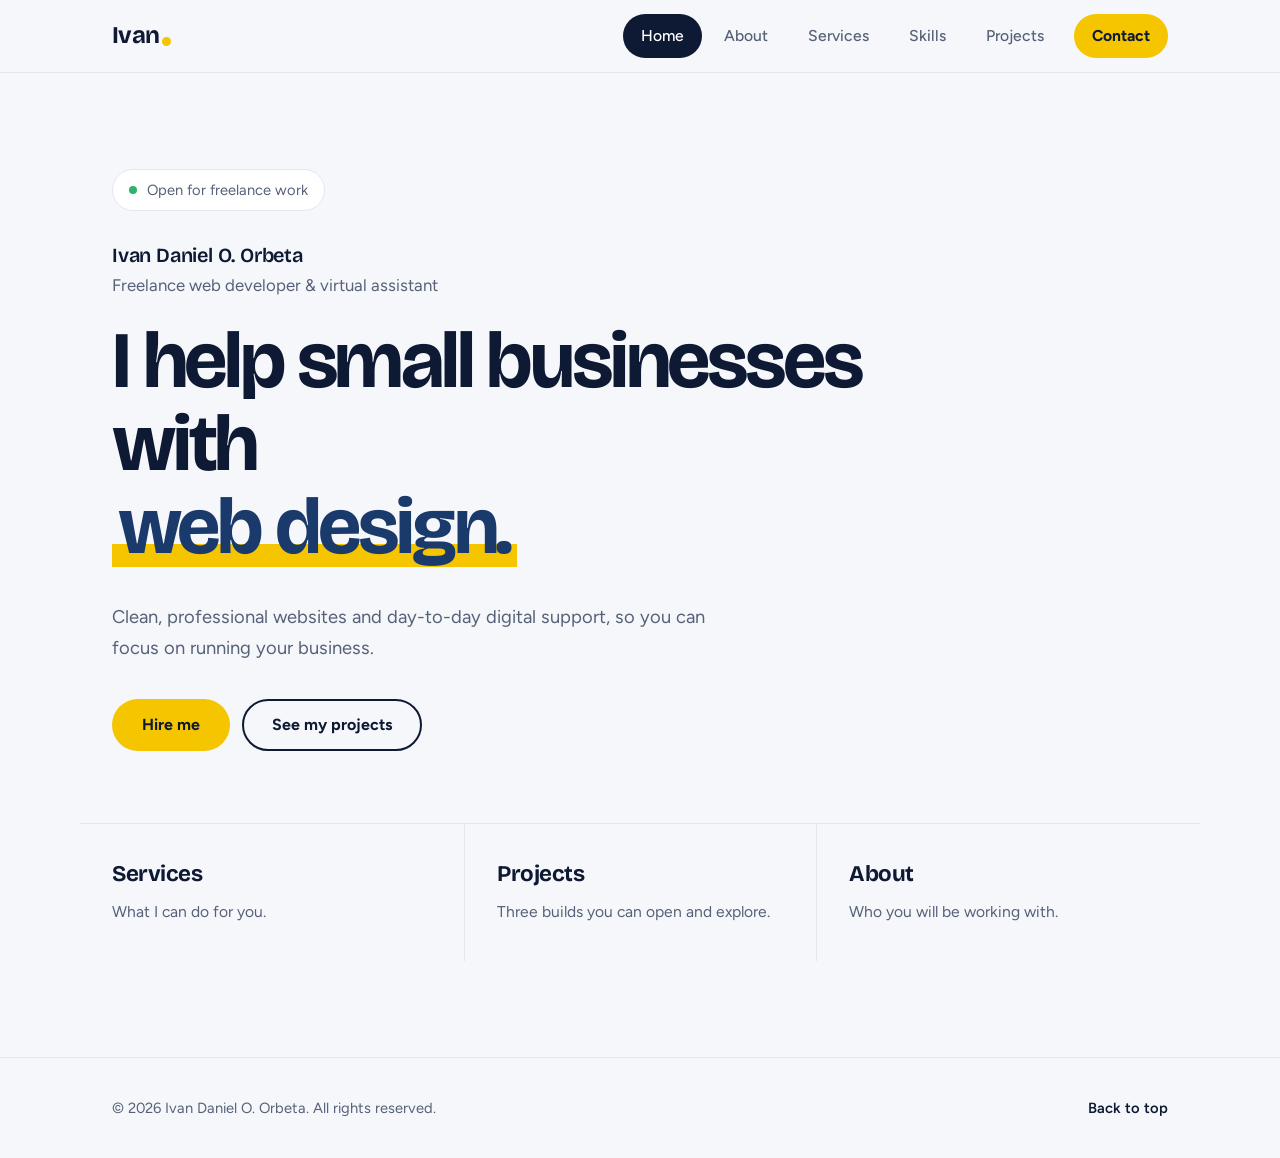
<file: index.html>
<!DOCTYPE html>
<html lang="en">
<head>
  <meta charset="UTF-8" />
  <meta name="viewport" content="width=device-width, initial-scale=1.0" />
  <meta name="theme-color" content="#f6f7fb" />
  <title>Ivan Daniel Orbeta | Home</title>
  <link rel="preconnect" href="https://fonts.googleapis.com" />
  <link rel="preconnect" href="https://fonts.gstatic.com" crossorigin />
  <link href="https://fonts.googleapis.com/css2?family=Bricolage+Grotesque:opsz,wght@12..96,500..800&family=Figtree:wght@400;500;600;700&display=swap" rel="stylesheet" />
  <link rel="stylesheet" href="Css/global.css" />
  <link rel="stylesheet" href="Css/nav.css" />
  <link rel="stylesheet" href="Css/index.css" />
  <link rel="stylesheet" href="Css/footer.css" />
</head>
<body id="top">

  <header class="site-nav">
    <div class="wrap nav-inner">
      <a class="logo" href="index.html" aria-label="Ivan, home">Ivan</a>
      <button class="nav-toggle" aria-expanded="false" aria-controls="nav-links" aria-label="Open menu"><span></span></button>
      <nav aria-label="Main">
      <ul id="nav-links" class="nav-links">
        <li><a href="index.html" class="active" aria-current="page">Home</a></li>
        <li><a href="about.html">About</a></li>
        <li><a href="services.html">Services</a></li>
        <li><a href="skills.html">Skills</a></li>
        <li><a href="projects.html">Projects</a></li>
        <li class="nav-cta"><a href="contact.html">Contact</a></li>
      </ul>
      </nav>
    </div>
  </header>

  <main>
    <section class="wrap hero">
      <p class="status"><i></i>Open for freelance work</p>
      <p class="hero-name">Ivan Daniel O. Orbeta</p>
      <p class="hero-role">Freelance web developer &amp; virtual assistant</p>
      <h1>
        I help small businesses with
        <span class="rotator" id="rotator" aria-hidden="true"><span class="rotator-word">web design.</span></span>
        <span class="sr-only">web design, video editing, Canva graphics, data entry, and virtual assistance.</span>
      </h1>
      <p class="hero-lede">Clean, professional websites and day-to-day digital support, so you can focus on running your business.</p>
      <div class="btn-row">
        <a class="btn btn-primary" href="contact.html">Hire me</a>
        <a class="btn btn-ghost" href="projects.html">See my projects</a>
      </div>
    </section>

    <nav class="wrap quick" aria-label="Quick links">
      <a href="services.html"><h2>Services</h2><p>What I can do for you.</p></a>
      <a href="projects.html"><h2>Projects</h2><p>Three builds you can open and explore.</p></a>
      <a href="about.html"><h2>About</h2><p>Who you will be working with.</p></a>
    </nav>
  </main>

  <footer class="site-footer">
    <div class="wrap footer-inner">
      <span>&copy; 2026 Ivan Daniel O. Orbeta. All rights reserved.</span>
      <a href="#top">Back to top</a>
    </div>
  </footer>

  <script src="js/nav.js"></script>
  <script src="js/home.js"></script>
</body>
</html>
</file>
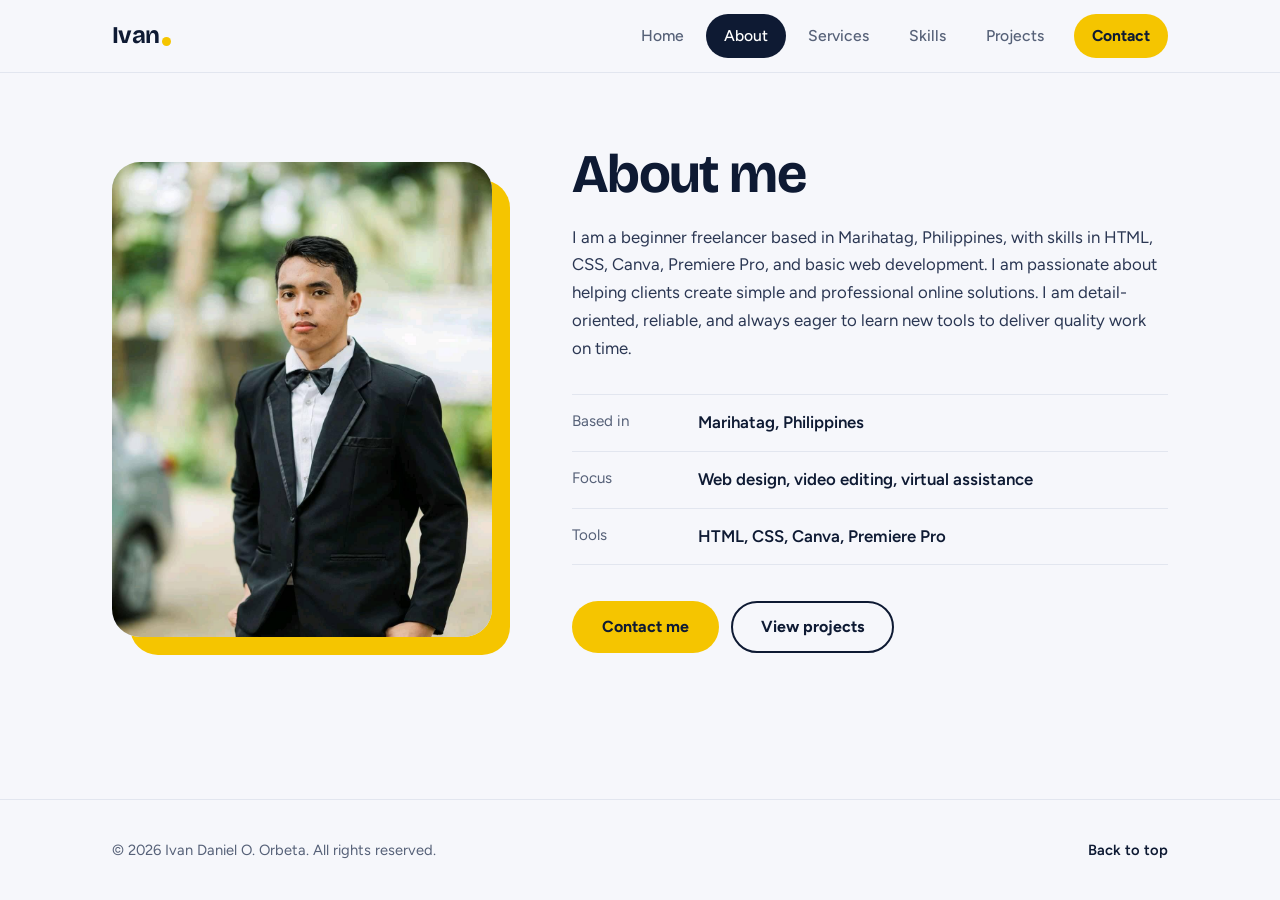
<file: about.html>
<!DOCTYPE html>
<html lang="en">
<head>
  <meta charset="UTF-8" />
  <meta name="viewport" content="width=device-width, initial-scale=1.0" />
  <meta name="theme-color" content="#f6f7fb" />
  <title>Ivan Daniel Orbeta | About</title>
  <link rel="preconnect" href="https://fonts.googleapis.com" />
  <link rel="preconnect" href="https://fonts.gstatic.com" crossorigin />
  <link href="https://fonts.googleapis.com/css2?family=Bricolage+Grotesque:opsz,wght@12..96,500..800&family=Figtree:wght@400;500;600;700&display=swap" rel="stylesheet" />
  <link rel="stylesheet" href="Css/global.css" />
  <link rel="stylesheet" href="Css/nav.css" />
  <link rel="stylesheet" href="Css/about.css" />
  <link rel="stylesheet" href="Css/footer.css" />
</head>
<body id="top">

  <header class="site-nav">
    <div class="wrap nav-inner">
      <a class="logo" href="index.html" aria-label="Ivan, home">Ivan</a>
      <button class="nav-toggle" aria-expanded="false" aria-controls="nav-links" aria-label="Open menu"><span></span></button>
      <nav aria-label="Main">
      <ul id="nav-links" class="nav-links">
        <li><a href="index.html">Home</a></li>
        <li><a href="about.html" class="active" aria-current="page">About</a></li>
        <li><a href="services.html">Services</a></li>
        <li><a href="skills.html">Skills</a></li>
        <li><a href="projects.html">Projects</a></li>
        <li class="nav-cta"><a href="contact.html">Contact</a></li>
      </ul>
      </nav>
    </div>
  </header>

  <main>
    <section class="wrap about">
      <div class="about-grid">
        <div class="portrait">
          <img src="pic.jpg" alt="Portrait of Ivan Daniel Orbeta in a black suit and bow tie" />
        </div>
        <div class="about-text">
          <h1 class="page-title">About me</h1>
          <p>
            I am a beginner freelancer based in Marihatag, Philippines, with skills in
            HTML, CSS, Canva, Premiere Pro, and basic web development. I am passionate
            about helping clients create simple and professional online solutions.
            I am detail-oriented, reliable, and always eager to learn new tools to
            deliver quality work on time.
          </p>
          <dl class="facts">
            <div><dt>Based in</dt><dd>Marihatag, Philippines</dd></div>
            <div><dt>Focus</dt><dd>Web design, video editing, virtual assistance</dd></div>
            <div><dt>Tools</dt><dd>HTML, CSS, Canva, Premiere Pro</dd></div>
          </dl>
          <div class="btn-row">
            <a class="btn btn-primary" href="contact.html">Contact me</a>
            <a class="btn btn-ghost" href="projects.html">View projects</a>
          </div>
        </div>
      </div>
    </section>
  </main>

  <footer class="site-footer">
    <div class="wrap footer-inner">
      <span>&copy; 2026 Ivan Daniel O. Orbeta. All rights reserved.</span>
      <a href="#top">Back to top</a>
    </div>
  </footer>

  <script src="js/nav.js"></script>
</body>
</html>
</file>
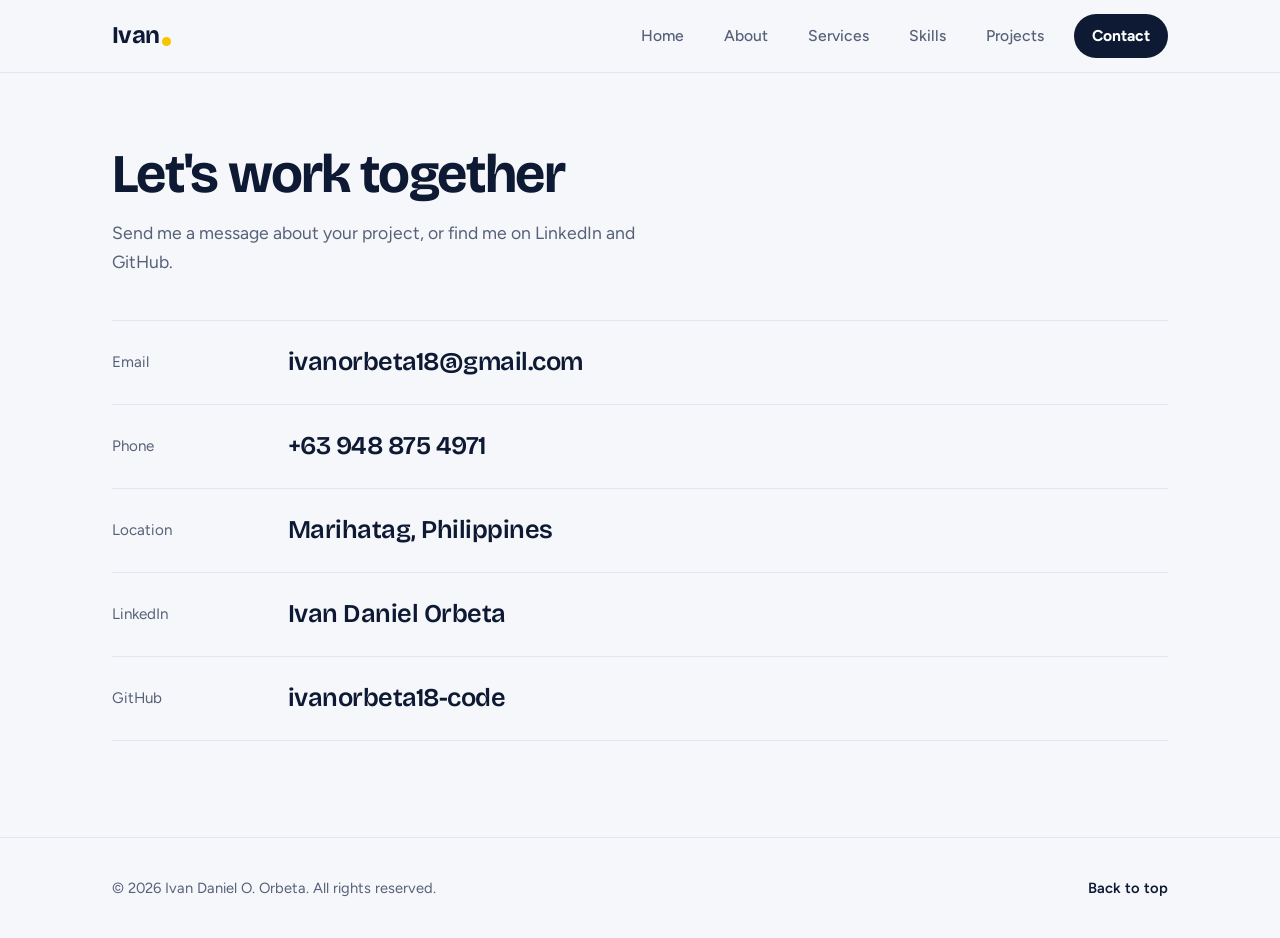
<file: contact.html>
<!DOCTYPE html>
<html lang="en">
<head>
  <meta charset="UTF-8" />
  <meta name="viewport" content="width=device-width, initial-scale=1.0" />
  <meta name="theme-color" content="#f6f7fb" />
  <title>Ivan Daniel Orbeta | Contact</title>
  <link rel="preconnect" href="https://fonts.googleapis.com" />
  <link rel="preconnect" href="https://fonts.gstatic.com" crossorigin />
  <link href="https://fonts.googleapis.com/css2?family=Bricolage+Grotesque:opsz,wght@12..96,500..800&family=Figtree:wght@400;500;600;700&display=swap" rel="stylesheet" />
  <link rel="stylesheet" href="Css/global.css" />
  <link rel="stylesheet" href="Css/nav.css" />
  <link rel="stylesheet" href="Css/contact.css" />
  <link rel="stylesheet" href="Css/footer.css" />
</head>
<body id="top">

  <header class="site-nav">
    <div class="wrap nav-inner">
      <a class="logo" href="index.html" aria-label="Ivan, home">Ivan</a>
      <button class="nav-toggle" aria-expanded="false" aria-controls="nav-links" aria-label="Open menu"><span></span></button>
      <nav aria-label="Main">
      <ul id="nav-links" class="nav-links">
        <li><a href="index.html">Home</a></li>
        <li><a href="about.html">About</a></li>
        <li><a href="services.html">Services</a></li>
        <li><a href="skills.html">Skills</a></li>
        <li><a href="projects.html">Projects</a></li>
        <li class="nav-cta"><a href="contact.html" class="active" aria-current="page">Contact</a></li>
      </ul>
      </nav>
    </div>
  </header>

  <main>
    <div class="wrap section">
      <div class="page-head">
        <h1 class="page-title">Let's work together</h1>
        <p class="page-lede">Send me a message about your project, or find me on LinkedIn and GitHub.</p>
      </div>
      <ul class="contact-list">
        <li><a class="contact-row" href="mailto:ivanorbeta18@gmail.com"><span class="label">Email</span><span class="value">ivanorbeta18@gmail.com</span></a></li>
        <li><a class="contact-row" href="tel:+639488754971"><span class="label">Phone</span><span class="value">+63 948 875 4971</span></a></li>
        <li><div class="contact-row"><span class="label">Location</span><span class="value">Marihatag, Philippines</span></div></li>
        <li><a class="contact-row" href="https://www.linkedin.com/in/ivan-daniel-orbeta/" target="_blank" rel="noopener"><span class="label">LinkedIn</span><span class="value">Ivan Daniel Orbeta</span></a></li>
        <li><a class="contact-row" href="https://github.com/ivanorbeta18-code" target="_blank" rel="noopener"><span class="label">GitHub</span><span class="value">ivanorbeta18-code</span></a></li>
      </ul>
    </div>
  </main>

  <footer class="site-footer">
    <div class="wrap footer-inner">
      <span>&copy; 2026 Ivan Daniel O. Orbeta. All rights reserved.</span>
      <a href="#top">Back to top</a>
    </div>
  </footer>

  <script src="js/nav.js"></script>
</body>
</html>
</file>
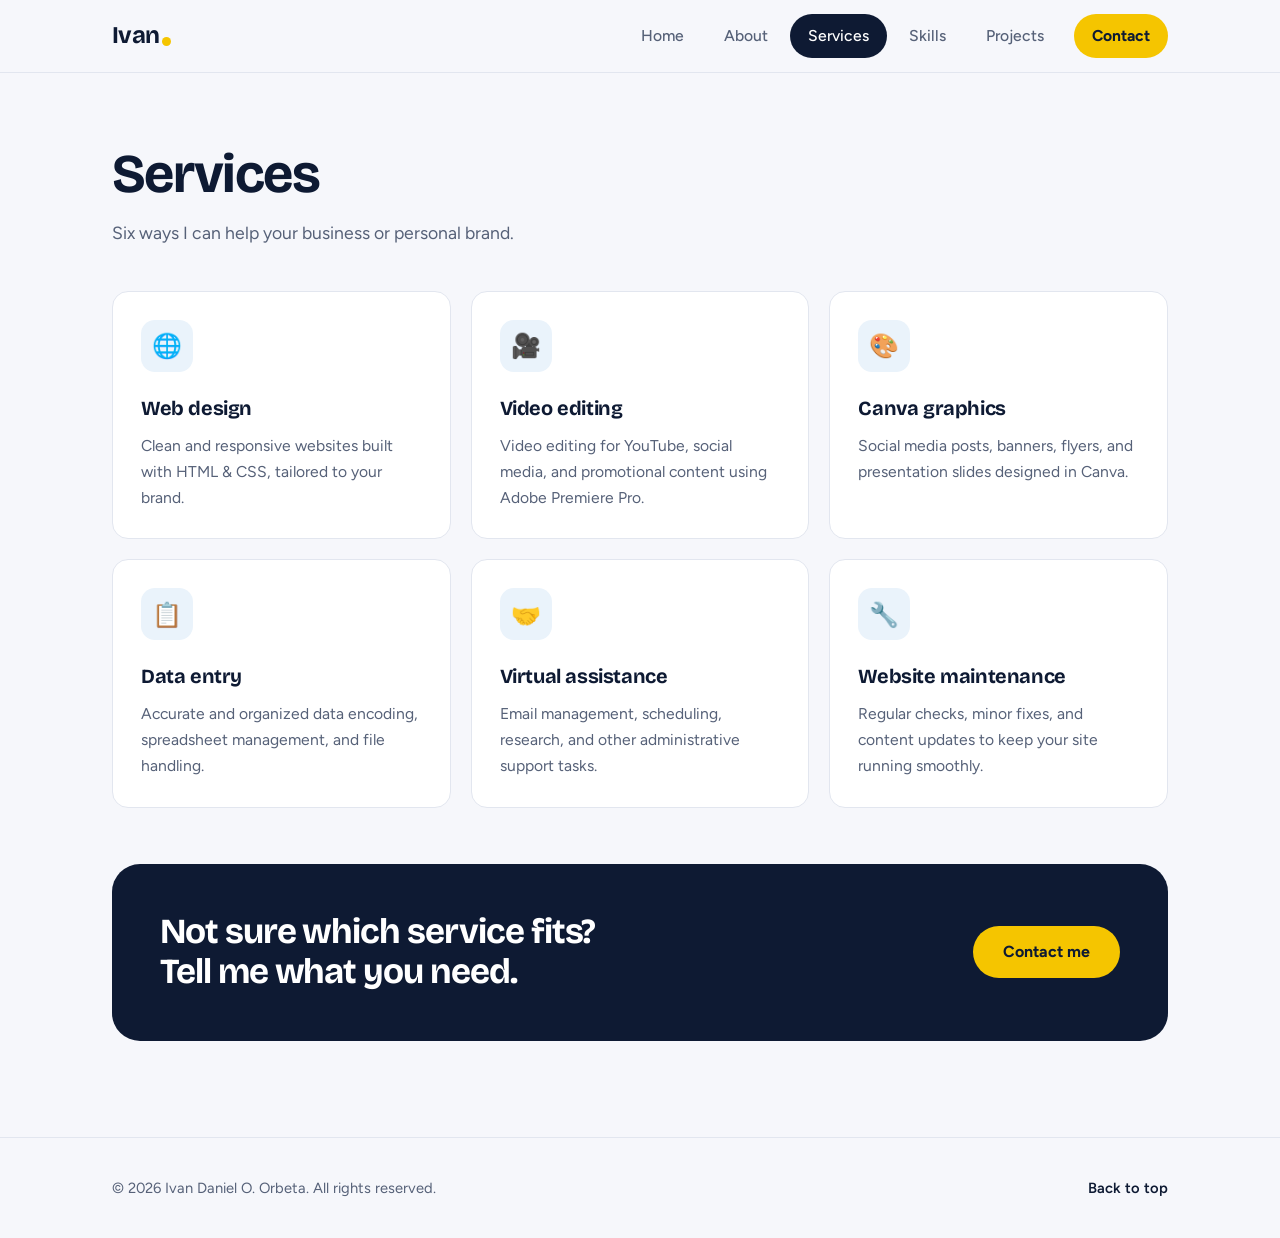
<file: services.html>
<!DOCTYPE html>
<html lang="en">
<head>
  <meta charset="UTF-8" />
  <meta name="viewport" content="width=device-width, initial-scale=1.0" />
  <meta name="theme-color" content="#f6f7fb" />
  <title>Ivan Daniel Orbeta | Services</title>
  <link rel="preconnect" href="https://fonts.googleapis.com" />
  <link rel="preconnect" href="https://fonts.gstatic.com" crossorigin />
  <link href="https://fonts.googleapis.com/css2?family=Bricolage+Grotesque:opsz,wght@12..96,500..800&family=Figtree:wght@400;500;600;700&display=swap" rel="stylesheet" />
  <link rel="stylesheet" href="Css/global.css" />
  <link rel="stylesheet" href="Css/nav.css" />
  <link rel="stylesheet" href="Css/services.css" />
  <link rel="stylesheet" href="Css/footer.css" />
</head>
<body id="top">

  <header class="site-nav">
    <div class="wrap nav-inner">
      <a class="logo" href="index.html" aria-label="Ivan, home">Ivan</a>
      <button class="nav-toggle" aria-expanded="false" aria-controls="nav-links" aria-label="Open menu"><span></span></button>
      <nav aria-label="Main">
      <ul id="nav-links" class="nav-links">
        <li><a href="index.html">Home</a></li>
        <li><a href="about.html">About</a></li>
        <li><a href="services.html" class="active" aria-current="page">Services</a></li>
        <li><a href="skills.html">Skills</a></li>
        <li><a href="projects.html">Projects</a></li>
        <li class="nav-cta"><a href="contact.html">Contact</a></li>
      </ul>
      </nav>
    </div>
  </header>

  <main>
    <div class="wrap">
      <div class="page-head">
        <h1 class="page-title">Services</h1>
        <p class="page-lede">Six ways I can help your business or personal brand.</p>
      </div>
      <div class="service-grid">
        <article class="service">
          <div class="icon" aria-hidden="true">🌐</div>
          <h2>Web design</h2>
          <p>Clean and responsive websites built with HTML &amp; CSS, tailored to your brand.</p>
        </article>
        <article class="service">
          <div class="icon" aria-hidden="true">🎥</div>
          <h2>Video editing</h2>
          <p>Video editing for YouTube, social media, and promotional content using Adobe Premiere Pro.</p>
        </article>
        <article class="service">
          <div class="icon" aria-hidden="true">🎨</div>
          <h2>Canva graphics</h2>
          <p>Social media posts, banners, flyers, and presentation slides designed in Canva.</p>
        </article>
        <article class="service">
          <div class="icon" aria-hidden="true">📋</div>
          <h2>Data entry</h2>
          <p>Accurate and organized data encoding, spreadsheet management, and file handling.</p>
        </article>
        <article class="service">
          <div class="icon" aria-hidden="true">🤝</div>
          <h2>Virtual assistance</h2>
          <p>Email management, scheduling, research, and other administrative support tasks.</p>
        </article>
        <article class="service">
          <div class="icon" aria-hidden="true">🔧</div>
          <h2>Website maintenance</h2>
          <p>Regular checks, minor fixes, and content updates to keep your site running smoothly.</p>
        </article>
      </div>
      <div class="cta-band section" style="margin-bottom:96px">
        <h2>Not sure which service fits? Tell me what you need.</h2>
        <a class="btn btn-primary" href="contact.html">Contact me</a>
      </div>
    </div>
  </main>

  <footer class="site-footer">
    <div class="wrap footer-inner">
      <span>&copy; 2026 Ivan Daniel O. Orbeta. All rights reserved.</span>
      <a href="#top">Back to top</a>
    </div>
  </footer>

  <script src="js/nav.js"></script>
</body>
</html>
</file>
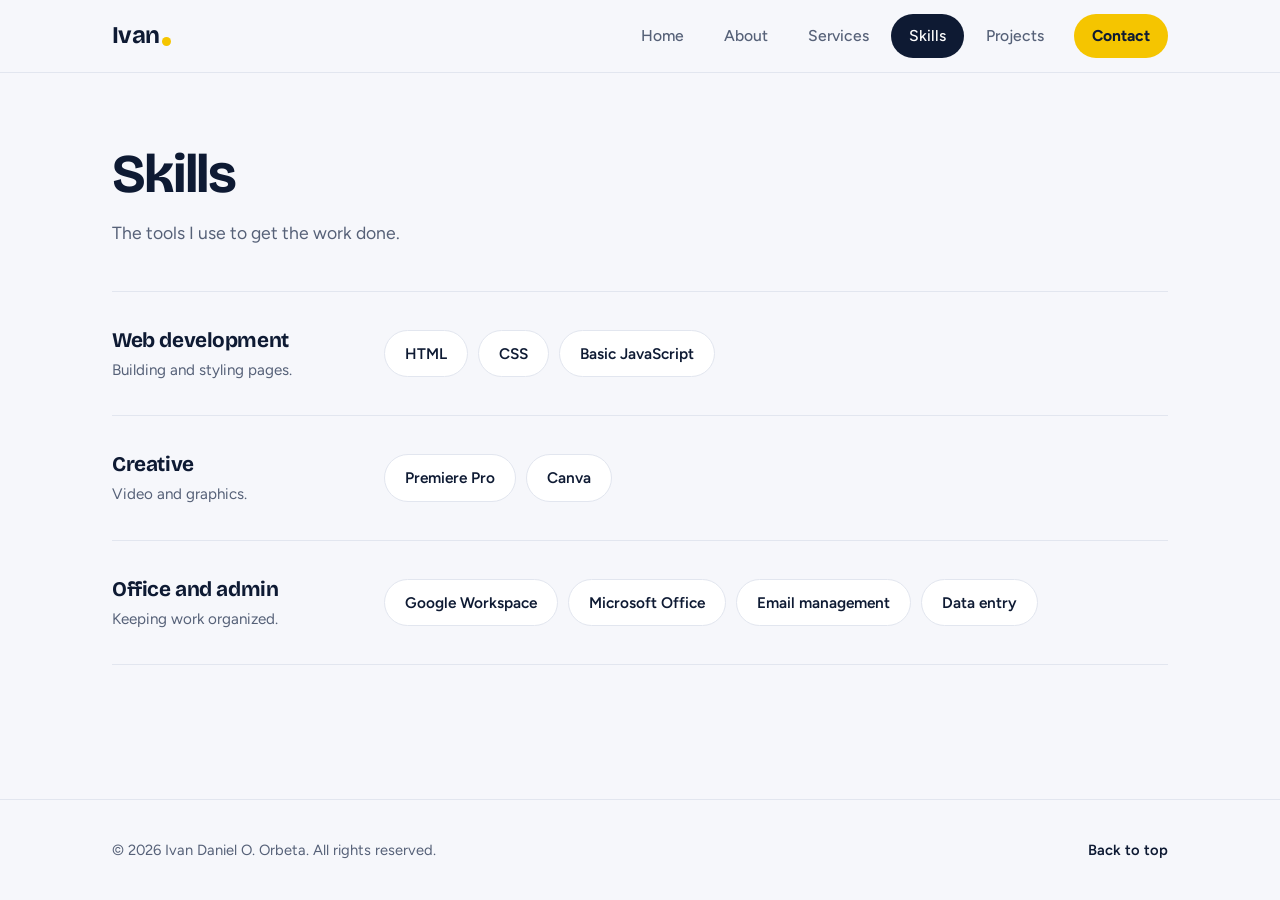
<file: skills.html>
<!DOCTYPE html>
<html lang="en">
<head>
  <meta charset="UTF-8" />
  <meta name="viewport" content="width=device-width, initial-scale=1.0" />
  <meta name="theme-color" content="#f6f7fb" />
  <title>Ivan Daniel Orbeta | Skills</title>
  <link rel="preconnect" href="https://fonts.googleapis.com" />
  <link rel="preconnect" href="https://fonts.gstatic.com" crossorigin />
  <link href="https://fonts.googleapis.com/css2?family=Bricolage+Grotesque:opsz,wght@12..96,500..800&family=Figtree:wght@400;500;600;700&display=swap" rel="stylesheet" />
  <link rel="stylesheet" href="Css/global.css" />
  <link rel="stylesheet" href="Css/nav.css" />
  <link rel="stylesheet" href="Css/skills.css" />
  <link rel="stylesheet" href="Css/footer.css" />
</head>
<body id="top">

  <header class="site-nav">
    <div class="wrap nav-inner">
      <a class="logo" href="index.html" aria-label="Ivan, home">Ivan</a>
      <button class="nav-toggle" aria-expanded="false" aria-controls="nav-links" aria-label="Open menu"><span></span></button>
      <nav aria-label="Main">
      <ul id="nav-links" class="nav-links">
        <li><a href="index.html">Home</a></li>
        <li><a href="about.html">About</a></li>
        <li><a href="services.html">Services</a></li>
        <li><a href="skills.html" class="active" aria-current="page">Skills</a></li>
        <li><a href="projects.html">Projects</a></li>
        <li class="nav-cta"><a href="contact.html">Contact</a></li>
      </ul>
      </nav>
    </div>
  </header>

  <main>
    <div class="wrap section">
      <div class="page-head">
        <h1 class="page-title">Skills</h1>
        <p class="page-lede">The tools I use to get the work done.</p>
      </div>
      <div class="skill-groups">
        <section class="skill-group">
          <div><h2>Web development</h2><p>Building and styling pages.</p></div>
          <ul class="chips">
            <li class="chip">HTML</li>
            <li class="chip">CSS</li>
            <li class="chip">Basic JavaScript</li>
          </ul>
        </section>
        <section class="skill-group">
          <div><h2>Creative</h2><p>Video and graphics.</p></div>
          <ul class="chips">
            <li class="chip">Premiere Pro</li>
            <li class="chip">Canva</li>
          </ul>
        </section>
        <section class="skill-group">
          <div><h2>Office and admin</h2><p>Keeping work organized.</p></div>
          <ul class="chips">
            <li class="chip">Google Workspace</li>
            <li class="chip">Microsoft Office</li>
            <li class="chip">Email management</li>
            <li class="chip">Data entry</li>
          </ul>
        </section>
      </div>
    </div>
  </main>

  <footer class="site-footer">
    <div class="wrap footer-inner">
      <span>&copy; 2026 Ivan Daniel O. Orbeta. All rights reserved.</span>
      <a href="#top">Back to top</a>
    </div>
  </footer>

  <script src="js/nav.js"></script>
</body>
</html>
</file>
<file: Css/global.css>
/* ── global.css ── shared by every page ── */
*{margin:0;padding:0;box-sizing:border-box}

:root{
  --ink:#0e1a33;
  --blue:#1a3a6b;
  --sky:#5aafe0;
  --yellow:#f5c500;
  --yellow-dark:#e0b000;
  --paper:#f6f7fb;
  --card:#ffffff;
  --muted:#566178;
  --line:#e2e6ef;
  --tint:#eaf3fb;
  --radius:16px;
  --wrap:1120px;
  --font-display:"Bricolage Grotesque","Segoe UI",system-ui,sans-serif;
  --font-body:"Figtree","Segoe UI",system-ui,sans-serif;
}

html{scroll-behavior:smooth}

body{
  font-family:var(--font-body);
  font-size:1.05rem;
  line-height:1.65;
  color:var(--ink);
  background:var(--paper);
  min-height:100vh;
  display:flex;
  flex-direction:column;
  -webkit-font-smoothing:antialiased;
}
main{flex:1}
a{color:inherit;text-decoration:none}
img{max-width:100%;display:block}
::selection{background:var(--yellow);color:var(--ink)}

:focus-visible{outline:3px solid var(--sky);outline-offset:3px;border-radius:6px}

.wrap{width:100%;max-width:var(--wrap);margin:0 auto;padding:0 32px}
.section{padding-bottom:96px}
.sr-only{position:absolute;width:1px;height:1px;overflow:hidden;clip:rect(0 0 0 0);white-space:nowrap}

/* Page heading used on every inner page */
.page-head{padding-top:72px;padding-bottom:44px}
.page-title{
  font-family:var(--font-display);
  font-size:clamp(2.2rem,5vw,3.4rem);
  line-height:1.08;
  letter-spacing:-.03em;
  font-weight:700;
}
.page-lede{color:var(--muted);max-width:52ch;margin-top:14px;font-size:1.1rem}

/* Buttons */
.btn{
  display:inline-flex;align-items:center;justify-content:center;
  min-height:52px;padding:0 28px;
  border-radius:999px;border:2px solid transparent;
  font-family:inherit;font-weight:700;font-size:1rem;cursor:pointer;
  transition:background .2s,color .2s,border-color .2s,transform .2s;
}
.btn:hover{transform:translateY(-2px)}
.btn-primary{background:var(--yellow);color:var(--ink)}
.btn-primary:hover{background:var(--yellow-dark)}
.btn-ghost{border-color:var(--ink);color:var(--ink);background:transparent}
.btn-ghost:hover{background:var(--ink);color:#fff}
.btn-row{display:flex;flex-wrap:wrap;gap:12px}

/* Closing call-to-action band */
.cta-band{
  background:var(--ink);color:#fff;border-radius:28px;padding:48px;
  display:flex;align-items:center;justify-content:space-between;gap:24px;flex-wrap:wrap;
}
.cta-band h2{
  font-family:var(--font-display);
  font-size:clamp(1.6rem,3vw,2.2rem);
  line-height:1.15;letter-spacing:-.03em;max-width:20ch;
}

@keyframes rise{from{opacity:0;transform:translateY(18px)}to{opacity:1;transform:none}}

@media (max-width:820px){
  .wrap{padding:0 20px}
  .page-head{padding-top:48px;padding-bottom:32px}
  .section{padding-bottom:72px}
  .cta-band{padding:32px 24px;border-radius:22px}
}

@media (prefers-reduced-motion:reduce){
  *,*::before,*::after{animation:none!important;transition:none!important;scroll-behavior:auto!important}
}
</file>
<file: Css/nav.css>
/* ── nav.css ── */
.site-nav{
  position:sticky;top:0;z-index:100;
  background:rgba(246,247,251,.85);
  -webkit-backdrop-filter:blur(14px);backdrop-filter:blur(14px);
  border-bottom:1px solid var(--line);
}
.nav-inner{display:flex;align-items:center;justify-content:space-between;height:72px}

.logo{
  display:flex;align-items:center;min-height:44px;
  font-family:var(--font-display);font-weight:700;font-size:1.5rem;letter-spacing:-.03em;
}
.logo::after{
  content:"";width:9px;height:9px;margin:10px 0 0 3px;
  background:var(--yellow);border-radius:50%;
}

.nav-links{list-style:none;display:flex;align-items:center;gap:4px}
.nav-links a{
  display:flex;align-items:center;min-height:44px;padding:0 18px;
  border-radius:999px;font-weight:500;font-size:.98rem;color:var(--muted);
  transition:background .2s,color .2s;
}
.nav-links a:hover{background:#e8ecf5;color:var(--ink)}
.nav-links a.active{background:var(--ink);color:#fff}

/* "Contact" is the main action, so it is the only filled link */
.nav-links .nav-cta a{background:var(--yellow);color:var(--ink);font-weight:700;margin-left:8px}
.nav-links .nav-cta a:hover{background:var(--yellow-dark)}
.nav-links .nav-cta a.active{background:var(--ink);color:#fff}

/* Mobile menu button */
.nav-toggle{
  display:none;width:48px;height:48px;border:0;background:none;
  border-radius:12px;cursor:pointer;position:relative;
}
.nav-toggle span,
.nav-toggle span::before,
.nav-toggle span::after{
  content:"";position:absolute;left:12px;width:24px;height:2px;
  background:var(--ink);border-radius:2px;transition:transform .25s,background .25s;
}
.nav-toggle span{top:23px}
.nav-toggle span::before{left:0;top:-7px}
.nav-toggle span::after{left:0;top:7px}
.nav-toggle[aria-expanded="true"] span{background:transparent}
.nav-toggle[aria-expanded="true"] span::before{transform:translateY(7px) rotate(45deg)}
.nav-toggle[aria-expanded="true"] span::after{transform:translateY(-7px) rotate(-45deg)}

@media (max-width:820px){
  .nav-toggle{display:block}
  .nav-links{
    display:none;position:absolute;top:72px;left:0;right:0;
    flex-direction:column;align-items:stretch;gap:4px;
    padding:12px 20px 20px;background:var(--paper);border-bottom:1px solid var(--line);
  }
  .nav-links.open{display:flex}
  .nav-links a{min-height:52px;font-size:1.05rem}
  .nav-links .nav-cta a{margin:6px 0 0;justify-content:center}
}
</file>
<file: Css/index.css>
/* ── index.css ── */
.hero{padding-top:96px;padding-bottom:72px}
.hero > *{animation:rise .7s cubic-bezier(.2,.7,.2,1) both}
.hero > *:nth-child(2){animation-delay:.08s}
.hero > *:nth-child(3){animation-delay:.16s}
.hero > *:nth-child(4){animation-delay:.26s}
.hero > *:nth-child(5){animation-delay:.34s}

.status{
  display:inline-flex;align-items:center;gap:10px;
  padding:8px 16px;margin-bottom:28px;
  background:var(--card);border:1px solid var(--line);border-radius:999px;
  font-size:.92rem;color:var(--muted);
}
.status i{
  width:8px;height:8px;border-radius:50%;background:#2fb36b;
  animation:pulse 2s infinite;
}
@keyframes pulse{
  0%{box-shadow:0 0 0 0 rgba(47,179,107,.5)}
  70%{box-shadow:0 0 0 9px rgba(47,179,107,0)}
  100%{box-shadow:0 0 0 0 rgba(47,179,107,0)}
}

.hero-name{font-family:var(--font-display);font-size:1.25rem;font-weight:600;letter-spacing:-.01em}
.hero-role{color:var(--muted);margin-bottom:20px}

.hero h1{
  font-family:var(--font-display);
  font-size:clamp(2.4rem,7vw,5rem);
  line-height:1.04;letter-spacing:-.04em;font-weight:700;
  max-width:16ch;
}

.rotator{
  display:block;min-height:1.1em;
  transition:opacity .32s ease,transform .32s ease;
}
.rotator.out{opacity:0;transform:translateY(-14px)}
.rotator.pre{transition:none;opacity:0;transform:translateY(14px)}
.rotator-word{
  background:linear-gradient(transparent 68%,var(--yellow) 68%,var(--yellow) 92%,transparent 92%);
  -webkit-box-decoration-break:clone;box-decoration-break:clone;
  padding:0 .08em;color:var(--blue);
}

.hero-lede{max-width:50ch;margin:28px 0 36px;color:var(--muted);font-size:1.15rem}

/* Quick links: whole tile is clickable */
.quick{
  display:grid;grid-template-columns:repeat(3,1fr);
  border-top:1px solid var(--line);margin-bottom:96px;
}
.quick a{display:block;padding:32px 32px 36px 0;min-height:120px;transition:background .2s}
.quick a + a{padding-left:32px;border-left:1px solid var(--line)}
.quick a:hover{background:var(--card)}
.quick h2{font-family:var(--font-display);font-size:1.4rem;letter-spacing:-.02em;margin-bottom:6px}
.quick p{color:var(--muted);font-size:.98rem}

@media (max-width:820px){
  .hero{padding-top:56px;padding-bottom:48px}
  .rotator{min-height:2.1em}
  .quick{grid-template-columns:1fr;margin-bottom:64px}
  .quick a,.quick a + a{padding:24px 0;border-left:0;border-bottom:1px solid var(--line)}
}
</file>
<file: Css/footer.css>
/* ── footer.css ── */
.site-footer{border-top:1px solid var(--line);padding:28px 0;color:var(--muted);font-size:.92rem}
.footer-inner{display:flex;justify-content:space-between;align-items:center;gap:16px;flex-wrap:wrap}
.site-footer a{display:inline-flex;align-items:center;min-height:44px;font-weight:600;color:var(--ink)}
.site-footer a:hover{text-decoration:underline}
</file>
<file: Css/about.css>
/* ── about.css ── */
.about{padding-top:72px;padding-bottom:96px}
.about-grid{
  display:grid;grid-template-columns:minmax(0,380px) 1fr;
  gap:80px;align-items:center;
}

.portrait{position:relative}
.portrait::before{
  content:"";position:absolute;inset:18px -18px -18px 18px;
  background:var(--yellow);border-radius:28px;
}
.portrait img{
  position:relative;width:100%;aspect-ratio:4/5;
  object-fit:cover;object-position:50% 18%;
  border-radius:28px;background:var(--tint);
}

.about-text .page-title{margin-bottom:20px}
.about-text > p{color:#2b3753;max-width:56ch}

.facts{margin:32px 0 36px;border-top:1px solid var(--line)}
.facts div{
  display:grid;grid-template-columns:110px 1fr;gap:16px;
  padding:14px 0;border-bottom:1px solid var(--line);
}
.facts dt{color:var(--muted);font-size:.95rem}
.facts dd{font-weight:600}

@media (max-width:820px){
  .about{padding-top:40px;padding-bottom:72px}
  .about-grid{grid-template-columns:1fr;gap:48px}
  .portrait{max-width:340px;margin-right:14px}
  .portrait::before{inset:14px -14px -14px 14px}
}
</file>
<file: Css/contact.css>
/* ── contact.css ── */
.contact-list{list-style:none;border-top:1px solid var(--line)}
.contact-row{
  display:grid;grid-template-columns:160px 1fr;gap:16px;align-items:center;
  min-height:84px;padding:20px 0;border-bottom:1px solid var(--line);
  transition:background .2s,padding .25s;
}
a.contact-row:hover{background:var(--card);padding-left:20px}
a.contact-row:hover .value{text-decoration:underline;text-decoration-color:var(--yellow);text-decoration-thickness:3px;text-underline-offset:5px}
.contact-row .label{color:var(--muted);font-size:.95rem}
.contact-row .value{font-family:var(--font-display);font-size:clamp(1.15rem,3vw,1.6rem);letter-spacing:-.02em;font-weight:600;word-break:break-word}

@media (max-width:620px){
  .contact-row{grid-template-columns:1fr;gap:2px;min-height:76px}
  a.contact-row:hover{padding-left:12px}
}
</file>
<file: Css/services.css>
/* ── services.css ── */
.service-grid{
  display:grid;grid-template-columns:repeat(3,1fr);gap:20px;margin-bottom:56px;
}
.service{
  background:var(--card);border:1px solid var(--line);border-radius:var(--radius);
  padding:28px;
  transition:transform .25s,border-color .25s,box-shadow .25s;
}
.service:hover{
  transform:translateY(-4px);border-color:var(--ink);
  box-shadow:0 16px 30px -20px rgba(14,26,51,.4);
}
.service .icon{
  width:52px;height:52px;display:grid;place-items:center;
  background:var(--tint);border-radius:14px;font-size:1.5rem;margin-bottom:20px;
}
.service h2{font-family:var(--font-display);font-size:1.25rem;letter-spacing:-.02em;margin-bottom:8px}
.service p{color:var(--muted);font-size:.98rem}

@media (max-width:900px){.service-grid{grid-template-columns:repeat(2,1fr)}}
@media (max-width:560px){.service-grid{grid-template-columns:1fr}}
</file>
<file: Css/skills.css>
/* ── skills.css ── */
.skill-groups{border-top:1px solid var(--line)}
.skill-group{
  display:grid;grid-template-columns:240px 1fr;gap:32px;align-items:center;
  padding:32px 0;border-bottom:1px solid var(--line);
}
.skill-group h2{font-family:var(--font-display);font-size:1.3rem;letter-spacing:-.02em}
.skill-group p{color:var(--muted);font-size:.95rem}

.chips{list-style:none;display:flex;flex-wrap:wrap;gap:10px}
.chip{
  padding:10px 20px;background:var(--card);border:1px solid var(--line);
  border-radius:999px;font-weight:600;font-size:.96rem;
  transition:background .2s,color .2s,border-color .2s,transform .2s;
}
.chip:hover{background:var(--ink);border-color:var(--ink);color:#fff;transform:translateY(-2px)}

@media (max-width:820px){
  .skill-group{grid-template-columns:1fr;gap:16px}
}
</file>
